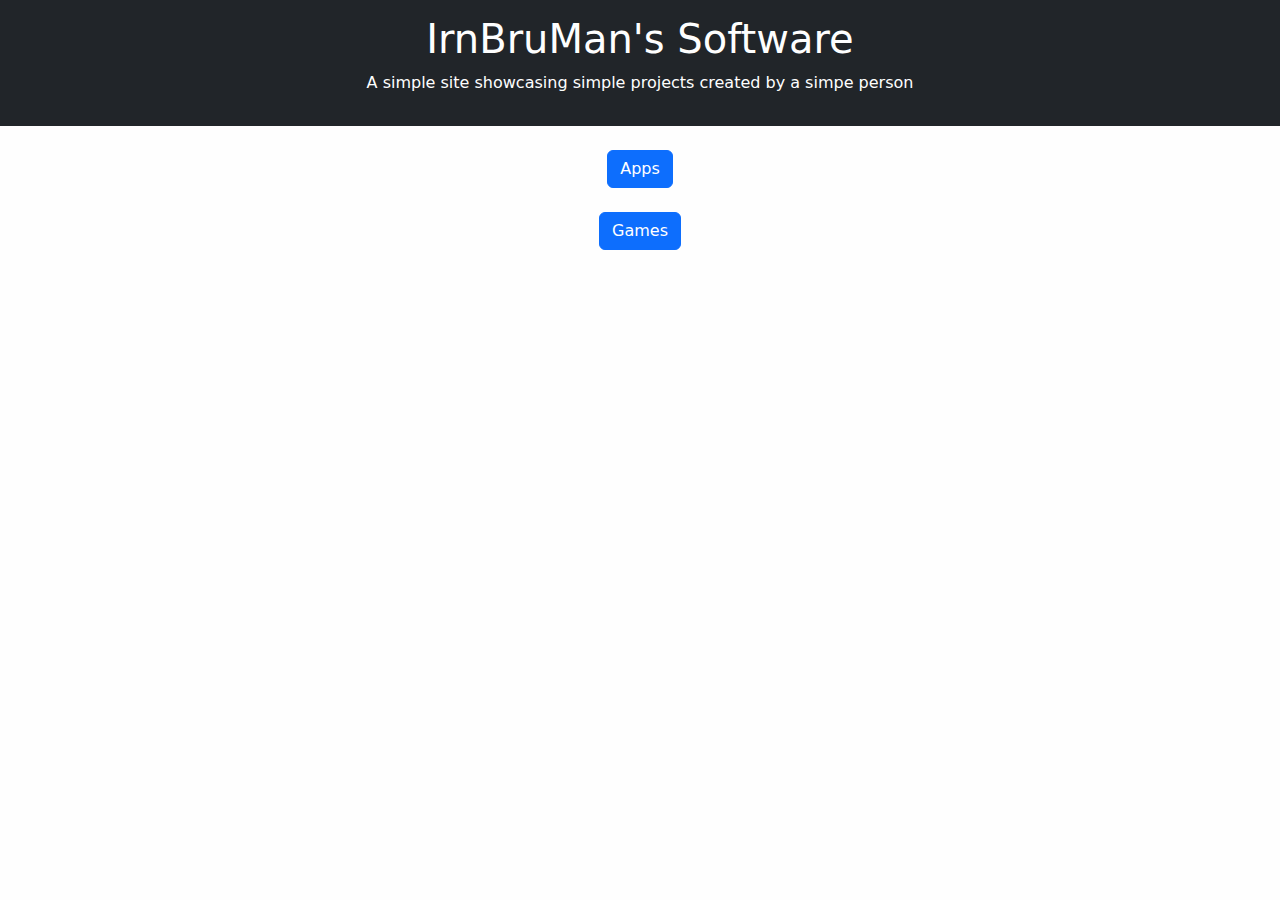
<file: index.html>
<!DOCTYPE html>
<html lang="en" dir="ltr">

<head>
    <link rel="stylesheet" href="/css/bootstrap.css">
    <link rel="stylesheet" href="/css/main.css">
    <script src="js/bootstrap.js"></script>
    <script src="https://ajax.googleapis.com/ajax/libs/jquery/3.6.0/jquery.min.js"></script>
    <meta name="viewport" content="width=device-width, initial-scale=1">
    <meta charset="utf-8">
    <title>Home - IrnBruMan's Software</title>
</head>

<body>
    <div class="container-flush">
        <div class="col-sm-12 text-center header bg-dark">
            <h1>IrnBruMan's Software</h1>
            <p>A simple site showcasing simple projects created by a simpe person</p>
        </div>
    </div>
    <div class="container justify-centre">
        <br>
        <div class="col-sm-12">
            <a class="btn btn-primary" href="projects/software/index.html">Apps
            </a>
            <br><br>
            <a class="btn btn-primary" href="projects/games/index.html">Games</a>
            
        </div>
    </div>

</body>
</html>
</file>
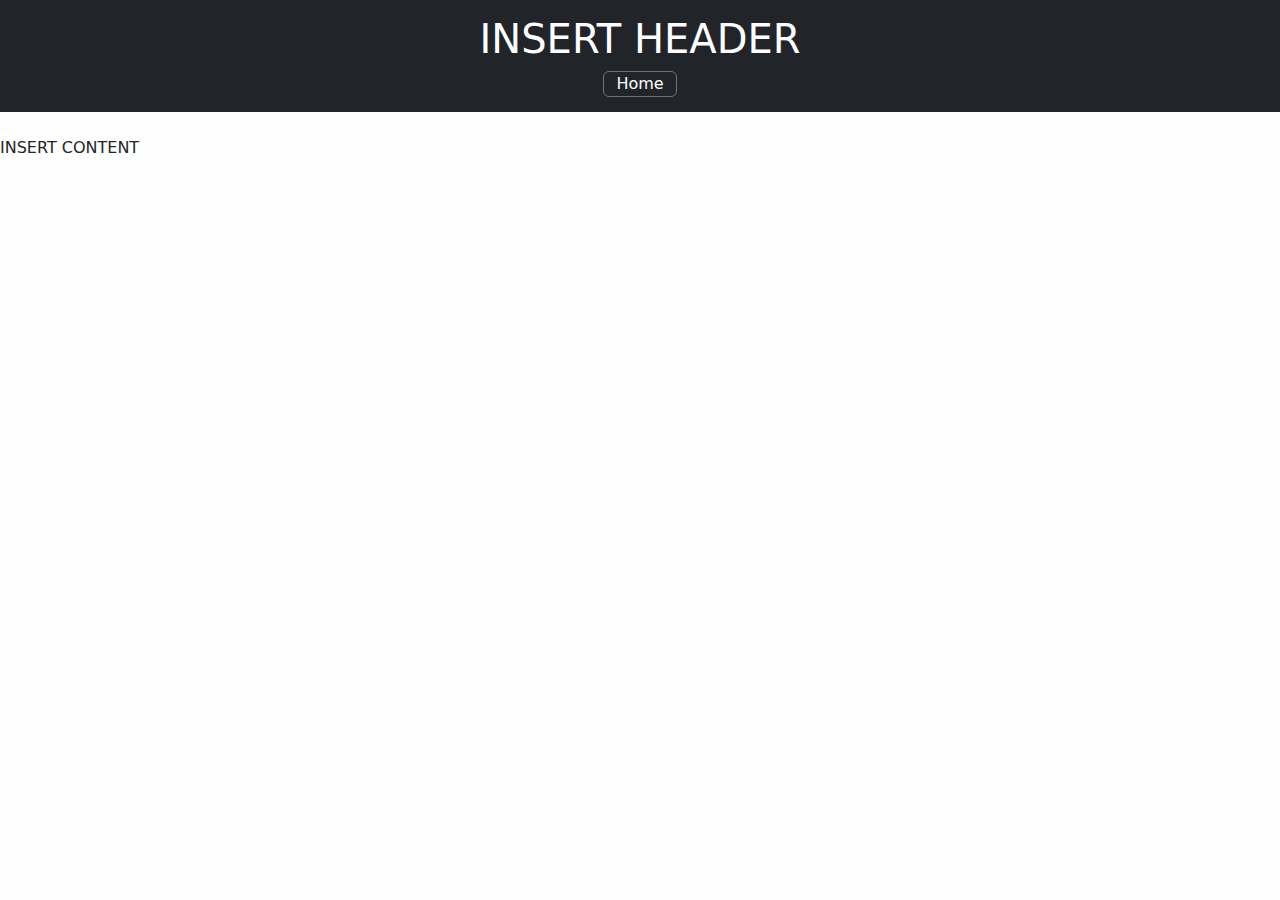
<file: projects/games/index.html>
<!DOCTYPE html>
<html lang="en" dir="ltr">
  <head>
    <link rel="stylesheet" href="/css/bootstrap.css">
    <link rel="stylesheet" href="/css/main.css">
    <script src="/js/bootstrap.js"></script>
    <script src="https://ajax.googleapis.com/ajax/libs/jquery/3.6.0/jquery.min.js"></script>
    <meta name="viewport" content="width=device-width, initial-scale=1">
    <meta charset="utf-8">
    <title>Games - IrnBruMan's Software</title>
  </head>

  <body>

    <div class="container-flush">
      <div class="col-sm-12 text-center header bg-dark">
        <h1>INSERT HEADER</h1>
        <a class="navbar-brand btn btn-outline-secondary" href="/index.html">Home</a>
      </div>
    </div>
    <br>
    <div class="container-full">
      INSERT CONTENT
    </div>
  </body>
</html>
</file>
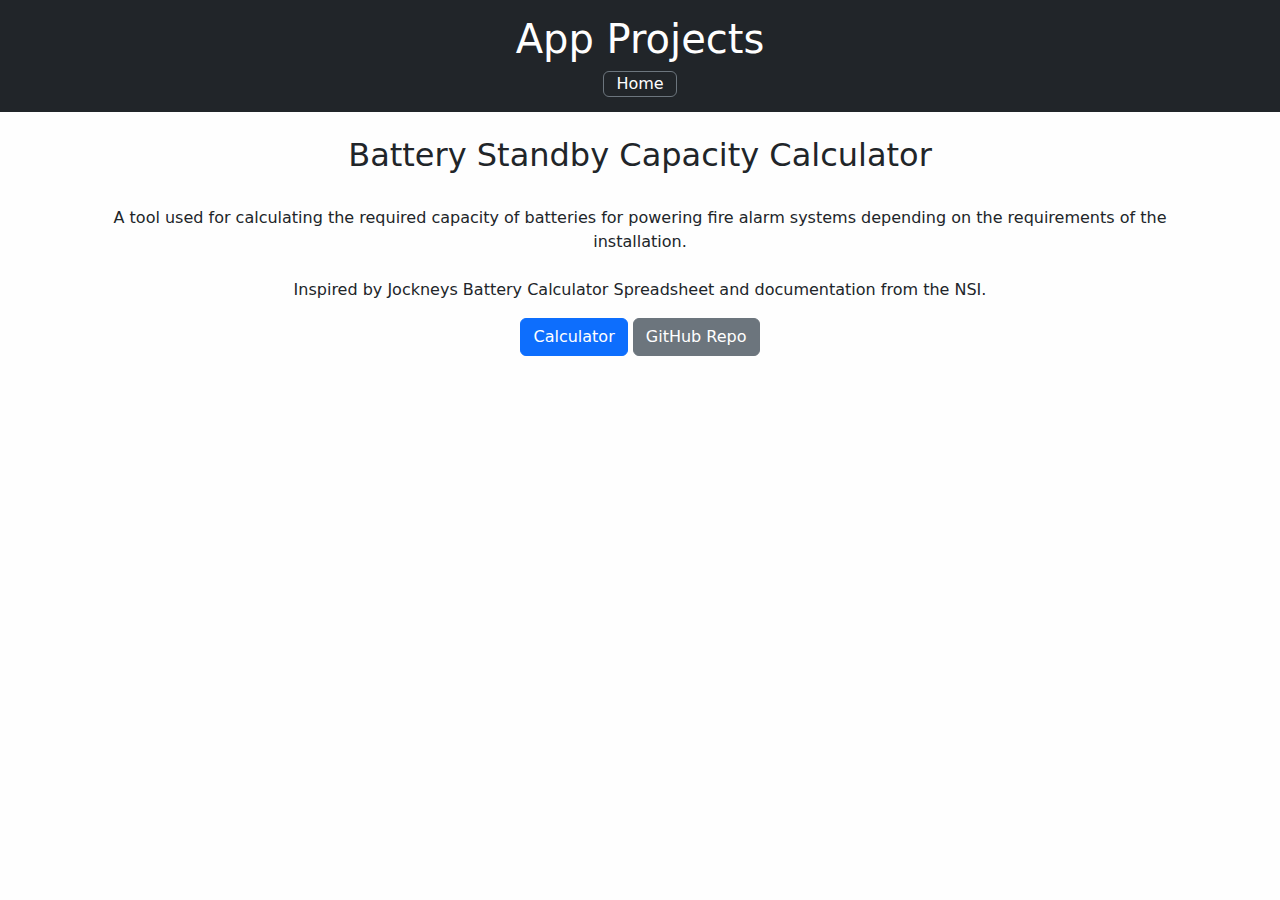
<file: projects/software/index.html>
<!DOCTYPE html>
<html lang="en" dir="ltr">
  <head>
    <link rel="stylesheet" href="/css/bootstrap.css">
    <link rel="stylesheet" href="/css/main.css">

    <script src="/js/bootstrap.js"></script>
    <script src="https://ajax.googleapis.com/ajax/libs/jquery/3.6.0/jquery.min.js"></script>

    <meta name="viewport" content="width=device-width, initial-scale=1">
    <meta charset="utf-8">

    <title>Apps - IrnBruMan's Software</title>
  </head>

  <body>

    <div class="container-flush">
      <div class="col-sm-12 text-center header bg-dark">
        <h1>App Projects</h1>
        <a class="navbar-brand btn btn-outline-secondary" href="/index.html">Home</a>
      </div>
    </div>
    <br>
    <div class="container-full">
      <div class="row justify-content-center">
        <div class="col-sm-10 text-center">
          <h2>Battery Standby Capacity Calculator</h2>
          <br>
          <div class="col-sm-12">
            <p>
              A tool used for calculating the required capacity of batteries for
              powering fire alarm systems depending on the requirements of the
              installation.
              <br><br>
              Inspired by Jockneys Battery Calculator Spreadsheet
              and documentation from the NSI.
            </p>
          </div>
          <div class="col-sm-12">
            <a class="btn btn-primary" href="apps/batterycalc.html">Calculator</a>
            <a class="btn btn-secondary" href="https://github.com/IrnBruMan/JockneysBatteryApp/">GitHub Repo</a>
          </div>

        </div>
      </div>
    </div>



  </body>
</html>
</file>
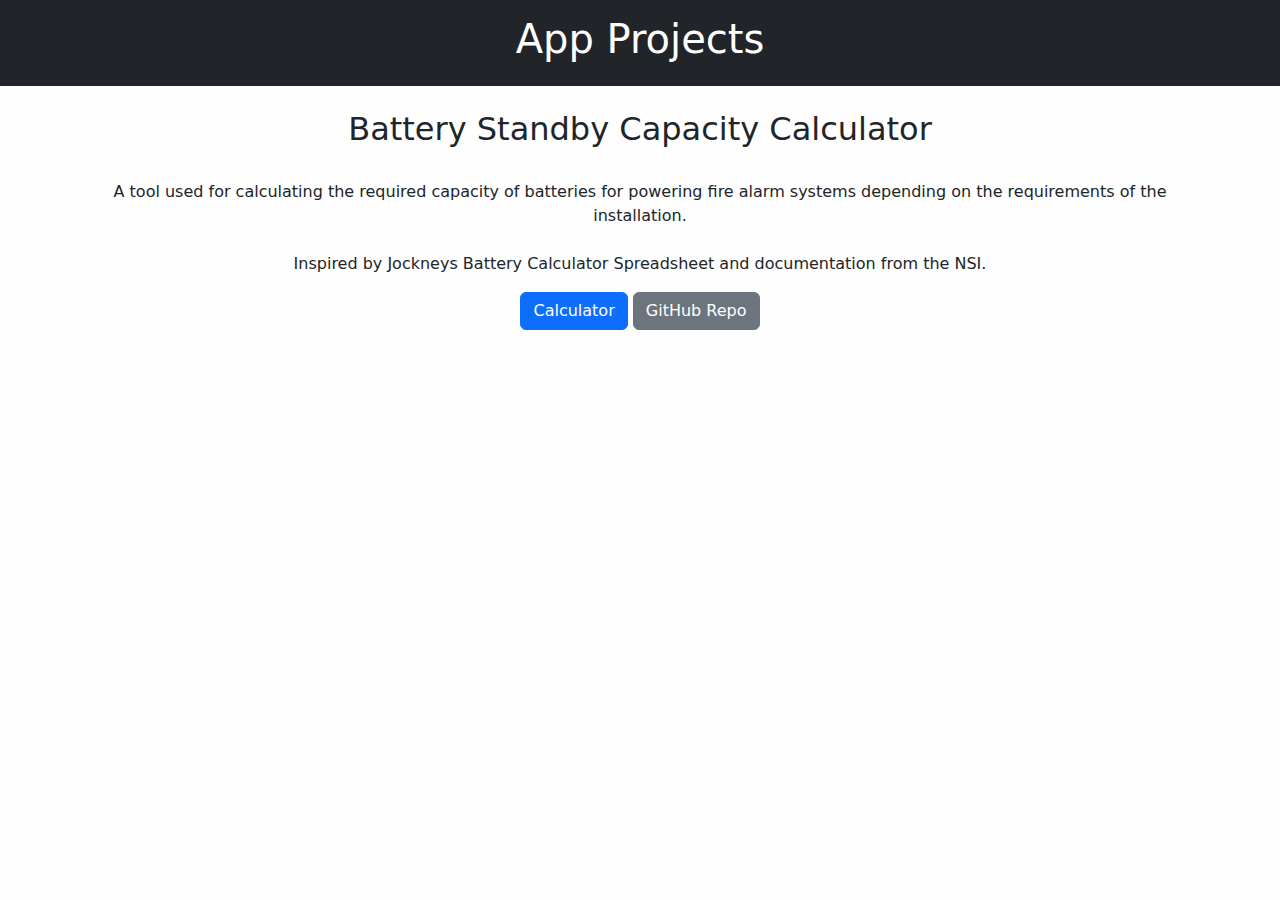
<file: projects_apps.html>
<!DOCTYPE html>
<html lang="en" dir="ltr">
  <head>
    <link rel="stylesheet" href="css/bootstrap.css">
    <link rel="stylesheet" href="css/main.css">

    <script src="js/bootstrap.js"></script>
    <script src="https://ajax.googleapis.com/ajax/libs/jquery/3.6.0/jquery.min.js"></script>

    <meta name="viewport" content="width=device-width, initial-scale=1">
    <meta charset="utf-8">

    <title>IrnBruMan's Software</title>
  </head>

  <body>

    <div class="container-flush">
      <div class="col-sm-12 text-center header bg-dark">
        <h1>App Projects</h1>
      </div>
    </div>
    <br>
    <div class="container-full">
      <div class="row justify-content-center">
        <div class="col-sm-10 text-center">
          <h2>Battery Standby Capacity Calculator</h2>
          <br>
          <div class="col-sm-12">
            <p>
              A tool used for calculating the required capacity of batteries for
              powering fire alarm systems depending on the requirements of the
              installation.
              <br><br>
              Inspired by Jockneys Battery Calculator Spreadsheet
              and documentation from the NSI.
            </p>
          </div>
          <div class="col-sm-12">
            <a class="btn btn-primary" href="projects/batterycalc.html">Calculator</a>
            <a class="btn btn-secondary" href="https://github.com/IrnBruMan/JockneysBatteryApp/">GitHub Repo</a>
          </div>

        </div>
      </div>
    </div>



  </body>
</html>
</file>
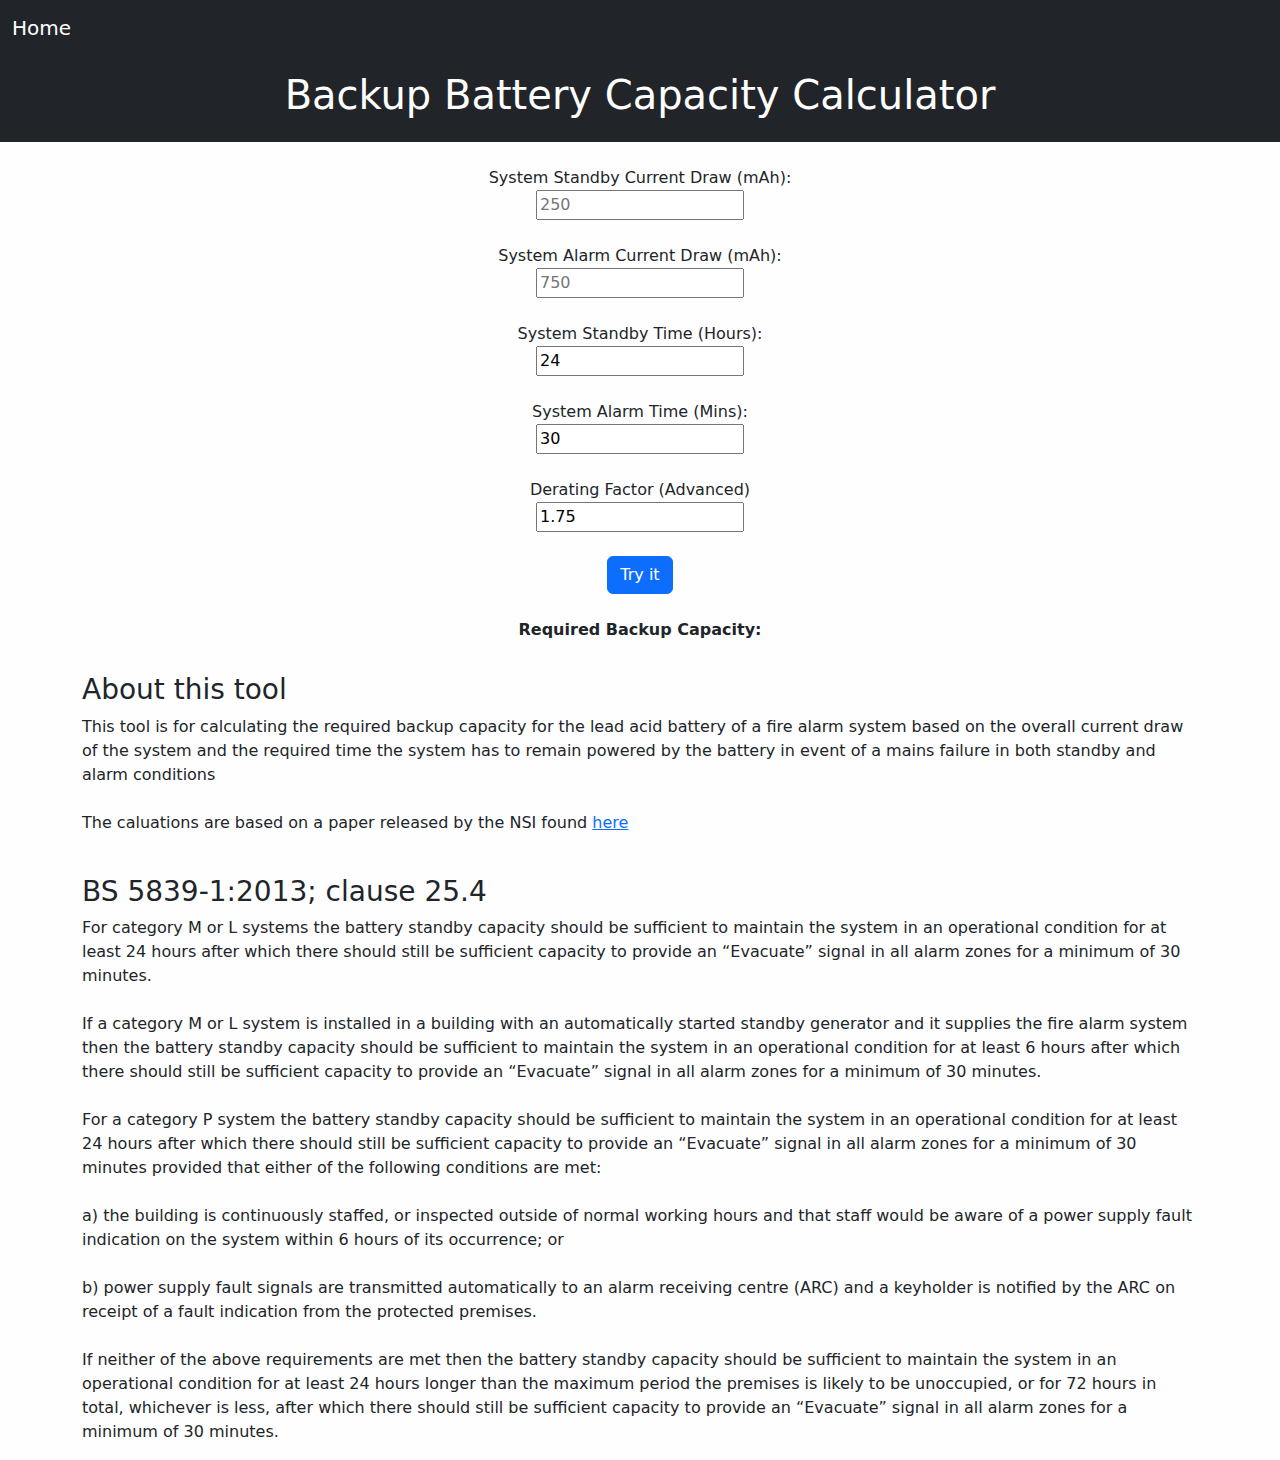
<file: projects/batterycalc.html>
<!DOCTYPE html>
<html lang="en" dir="ltr">
  <head>
    <link rel="stylesheet" href="../css/bootstrap.css">
    <link rel="stylesheet" href="../css/main.css">

    <script src="../js/bootstrap.js"></script>
    <script src="https://ajax.googleapis.com/ajax/libs/jquery/3.6.0/jquery.min.js"></script>

    <meta name="viewport" content="width=device-width, initial-scale=1">
    <meta charset="utf-8">

    <title>Backup Battery Capacity Calculator</title>
    <noscript>Sorry, your browser does not support JavaScript!</noscript>
  </head>
  <body>
    <script>
     function calc() {
       var x = document.getElementById("in");
       var text = "<b> Required Backup Capacity: ";
       var i1 = x.elements[0].value;
       var i2 = x.elements[1].value;
       var t1 = x.elements[2].value;
       var t2 = x.elements[3].value;
       var derating = x.elements[4].value;
       text += 1.25 * (((i1/1000)*t1)+derating*((i2/1000)*(t2/60))) + " Ah </b>"
       document.getElementById("out").innerHTML = text;
     }
    </script>

    <nav class="navbar navbar-expand-lg navbar-dark bg-dark">
      <div class="container-fluid">
        <a class="navbar-brand" href="../index.html">Home</a>
      </div>
    </nav>

    <div class="container-flush header text-center bg-dark">
      <h1>Backup Battery Capacity Calculator</h1>
    </div>

    <br>
    <div class="container-fluid bk-col-12">
      <div class="text-center">
      <form id="in">
        <label for="i1">System Standby Current Draw (mAh): </label><br>
        <input type="number" name="i1" placeholder="250" id="i1"><br>
        <br>
        <label for="i2">System Alarm Current Draw (mAh): </label><br>
        <input type="number" name="i2" placeholder="750" id="i2"><br>
        <br>
        <label for="t1">System Standby Time (Hours): </label><br>
        <input type="number" name="t1" value="24" id="t2"><br>
        <br>
        <label for="t2">System Alarm Time (Mins): </label><br>
        <input type="number" name="t2" value="30" id="t2"><br>
        <br>
        <label for="derating">Derating Factor (Advanced)</label><br>
        <input type="number" name="derating" value="1.75" id="derating"><br>
      </form>
      <br>
      <button class="btn btn-primary" onclick="calc()">Try it</button>
      <br><br>
      <p id="out"><b>Required Backup Capacity: </b></p>
    </div>
    </div>







 <div class="container">
   <br>
   <h3>About this tool</h3>
   <p>
     This tool is for calculating the required backup capacity for the lead acid
     battery of a fire alarm system based on the overall current draw of the system and
     the required time the system has to remain powered by the battery in event of
     a mains failure in both standby and alarm conditions
     <br><br>
     The caluations are based on a paper released by the NSI found
     <a href="http://www.nsi.org.uk/wp-content/uploads/2012/10/FSF-210-Fire-Project-Files.pdf">here</a>
     <br><br>
   </p>
 </div>
  <div class="container">
    <p>
     <h3>BS 5839-1:2013; clause 25.4</h3>

       For category M or L systems the battery standby capacity should be
       sufficient to maintain the system in an operational condition for at least 24
       hours after which there should still be sufficient capacity to provide an
       “Evacuate” signal in all alarm zones for a minimum of 30 minutes.<br><br>

       If a category M or L system is installed in a building with an automatically
       started standby generator and it supplies the fire alarm system then the
       battery standby capacity should be sufficient to maintain the system in an
       operational condition for at least 6 hours after which there should still be
       sufficient capacity to provide an “Evacuate” signal in all alarm zones for a
       minimum of 30 minutes.<br><br>

       For a category P system the battery standby capacity should be sufficient
       to maintain the system in an operational condition for at least 24 hours
       after which there should still be sufficient capacity to provide an “Evacuate”
       signal in all alarm zones for a minimum of 30 minutes provided that
       either of the following conditions are met:<br><br>

       a) the building is continuously staffed, or inspected outside of normal
       working hours and that staff would be aware of a power supply fault
       indication on the system within 6 hours of its occurrence; or<br><br>

       b) power supply fault signals are transmitted automatically to an alarm
       receiving centre (ARC) and a keyholder is notified by the ARC on
       receipt of a fault indication from the protected premises.<br><br>

       If neither of the above requirements are met then the battery standby
       capacity should be sufficient to maintain the system in an operational
       condition for at least 24 hours longer than the maximum period the
       premises is likely to be unoccupied, or for 72 hours in total,
       whichever is less, after which there should still be sufficient capacity to
       provide an “Evacuate” signal in all alarm zones for a minimum of 30
       minutes.
   </p>
  </div>




  </body>
</html>
</file>
<file: css/main.css>
body {
  background-color: #fefefe;
}

.header {
  background-color: #141414;
  color: #fefefe;
  padding: 15px;
}

body {
  background-color: #fefefe;
}

html {
  font-family: "Lucida Sans", sans-serif;
}

.header {
  background-color: #141414;
  color: #fefefe;
  padding: 15px;
}



.bk-bk-col-1 {width: 8.33%;}
.bk-col-2 {width: 16.66%;}
.bk-col-3 {width: 25%;}
.bk-col-4 {width: 33.33%;}
.bk-col-5 {width: 41.66%;}
.bk-col-6 {width: 50%;}
.bk-col-7 {width: 58.33%;}
.bk-col-8 {width: 66.66%;}
.bk-col-9 {width: 75%;}
.bk-col-10 {width: 83.33%;}
.bk-col-11 {width: 91.66%;}
.bk-col-12 {width: 100%;}

.justify-centre{
  text-align: center;
}

[class*="bk-col-"] {
  float: left;
  padding: 0px;
  margin-bottom: 15px;
}

.row::after {
  content: "";
  clear: both;
  display: table;
}
</file>
